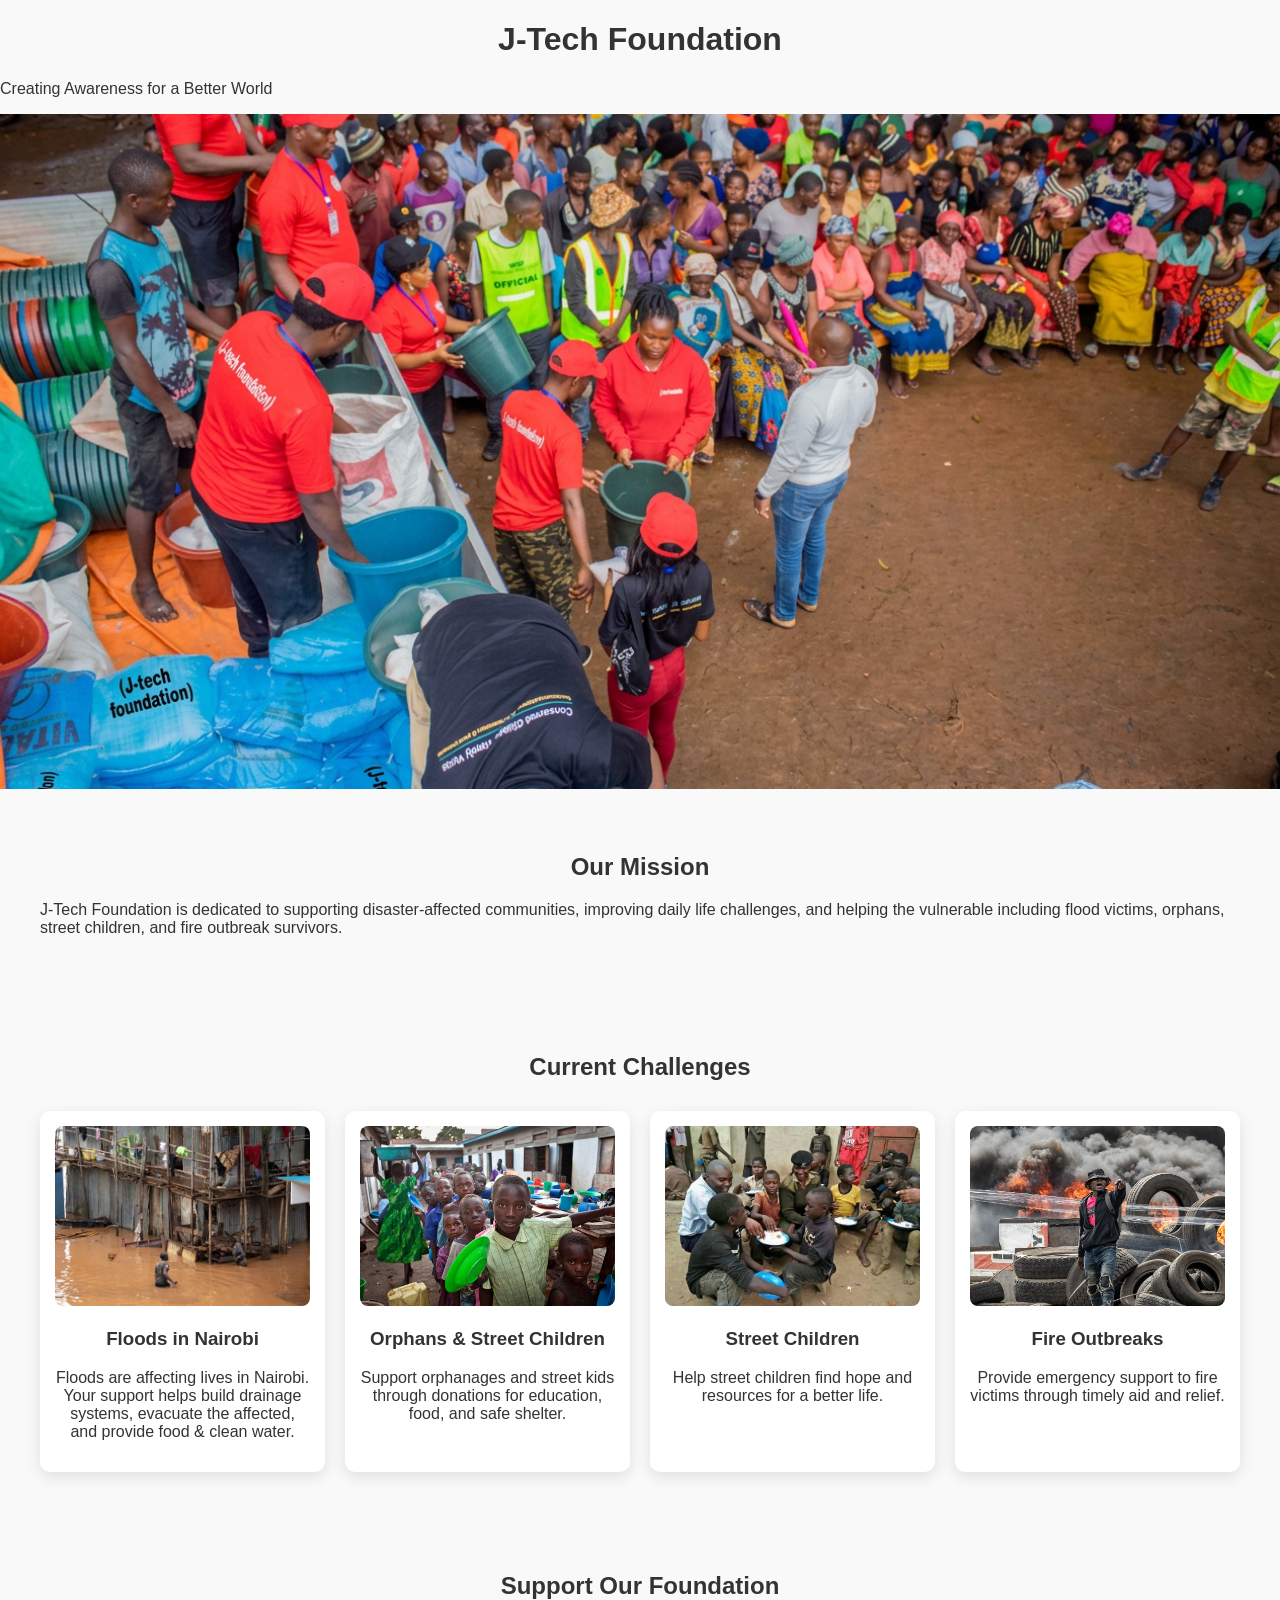
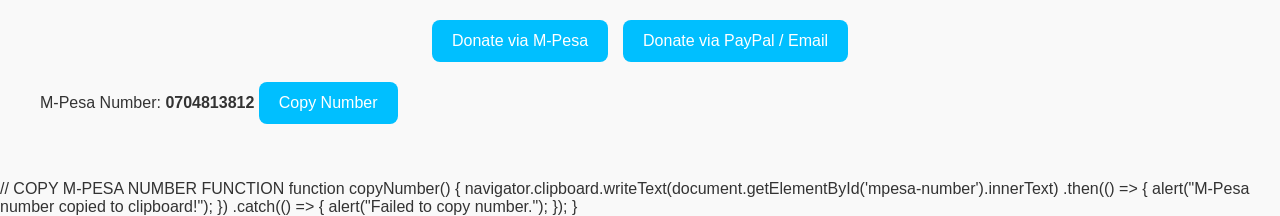
<file: index.html>
<!DOCTYPE html>
<html lang="en">
<head>
  <meta charset="UTF-8">
  <meta name="viewport" content="width=device-width, initial-scale=1.0">
  <title>J-Tech Foundation</title>
  <link rel="stylesheet" href="style.css">
</head>
<body>

<!-- HERO SECTION -->
<header>
  <h1>J-Tech Foundation</h1>
  <p>Creating Awareness for a Better World</p>
  <img src="images/hero.png" alt="J-Tech Foundation Hero Image" class="hero-img">
</header>

<!-- MISSION SECTION -->
<section id="mission">
  <h2>Our Mission</h2>
  <p>
    J-Tech Foundation is dedicated to supporting disaster-affected communities, improving daily life challenges, 
    and helping the vulnerable including flood victims, orphans, street children, and fire outbreak survivors.
  </p>
</section>

<!-- DISASTER AWARENESS -->
<section id="disasters">
  <h2>Current Challenges</h2>
  <div class="disaster-grid">
    <div class="disaster-card">
      <img src="images/flood.jpg" alt="Floods in Nairobi">
      <h3>Floods in Nairobi</h3>
      <p>Floods are affecting lives in Nairobi. Your support helps build drainage systems, evacuate the affected, and provide food & clean water.</p>
    </div>
    <div class="disaster-card">
      <img src="images/orphans.jpg" alt="Orphans">
      <h3>Orphans & Street Children</h3>
      <p>Support orphanages and street kids through donations for education, food, and safe shelter.</p>
    </div>
    <div class="disaster-card">
      <img src="images/streetkids.jpg" alt="Street Kids">
      <h3>Street Children</h3>
      <p>Help street children find hope and resources for a better life.</p>
    </div>
    <div class="disaster-card">
      <img src="images/fire.jpg" alt="Fire Outbreaks">
      <h3>Fire Outbreaks</h3>
      <p>Provide emergency support to fire victims through timely aid and relief.</p>
    </div>
  </div>
</section>

<!-- DONATION SECTION -->
<section id="donate">
  <h2>Support Our Foundation</h2>
  <div class="donation-buttons">
    <!-- M-PESA BUTTON -->
    <button onclick="showMpesaPopup()">Donate via M-Pesa</button>

    <!-- PAYPAL / EMAIL BUTTON -->
    <a href="mailto:jnzau48@gmail.com?subject=Donation%20to%20J-Tech%20Foundation" target="_blank">
      <button>Donate via PayPal / Email</button>
    </a>
  </div>

  <!-- SHOW M-PESA NUMBER -->
  <p>M-Pesa Number: <span id="mpesa-number">0704813812</span> 
    <button onclick="copyNumber()">Copy Number</button>
  </p>
</section>

<!-- M-PESA POPUP -->
<div id="mpesa-popup">
  <h3>M-Pesa Donation</h3>
  <input type="text" id="mpesa-phone" placeholder="Enter phone number">
  <input type="number" id="mpesa-amount" placeholder="Amount KES">
  <div class="popup-buttons">
    <button onclick="submitMpesa()">Submit</button>
    <button onclick="closeMpesaPopup()">Cancel</button>
  </div>
</div>

<script>
function showMpesaPopup() {
  const popup = document.getElementById('mpesa-popup');
  popup.style.display = 'block';
  setTimeout(() => popup.classList.add('show'), 10); // smooth popup animation
}

function closeMpesaPopup() {
  const popup = document.getElementById('mpesa-popup');
  popup.classList.remove('show');
  setTimeout(() => popup.style.display = 'none', 300); // wait for animation
}

function submitMpesa() {
  let phone = document.getElementById('mpesa-phone').value;
  let amount = document.getElementById('mpesa-amount').value;
  if(phone && amount) {
    alert('Donation request sent for ' + phone + ' of KES ' + amount + '.\n(This is a placeholder; real payment requires Safaricom API integration.)');
    closeMpesaPopup();
  } else {
    alert('Please enter both phone number and amount.');
  }
}

// COPY M-PESA NUMBER FUNCTION
function copyNumber() {
  navigator.clipboard.writeText(document.getElementById('mpesa-number').innerText)
    .then(() => { alert("M-Pesa number copied to clipboard!"); })
    .catch(() => { alert("Failed to copy number."); });
}
</script>

// COPY M-PESA NUMBER FUNCTION
function copyNumber() {
  navigator.clipboard.writeText(document.getElementById('mpesa-number').innerText)
    .then(() => { alert("M-Pesa number copied to clipboard!"); })
    .catch(() => { alert("Failed to copy number."); });
}
</script>

</body>
</html>
</file>
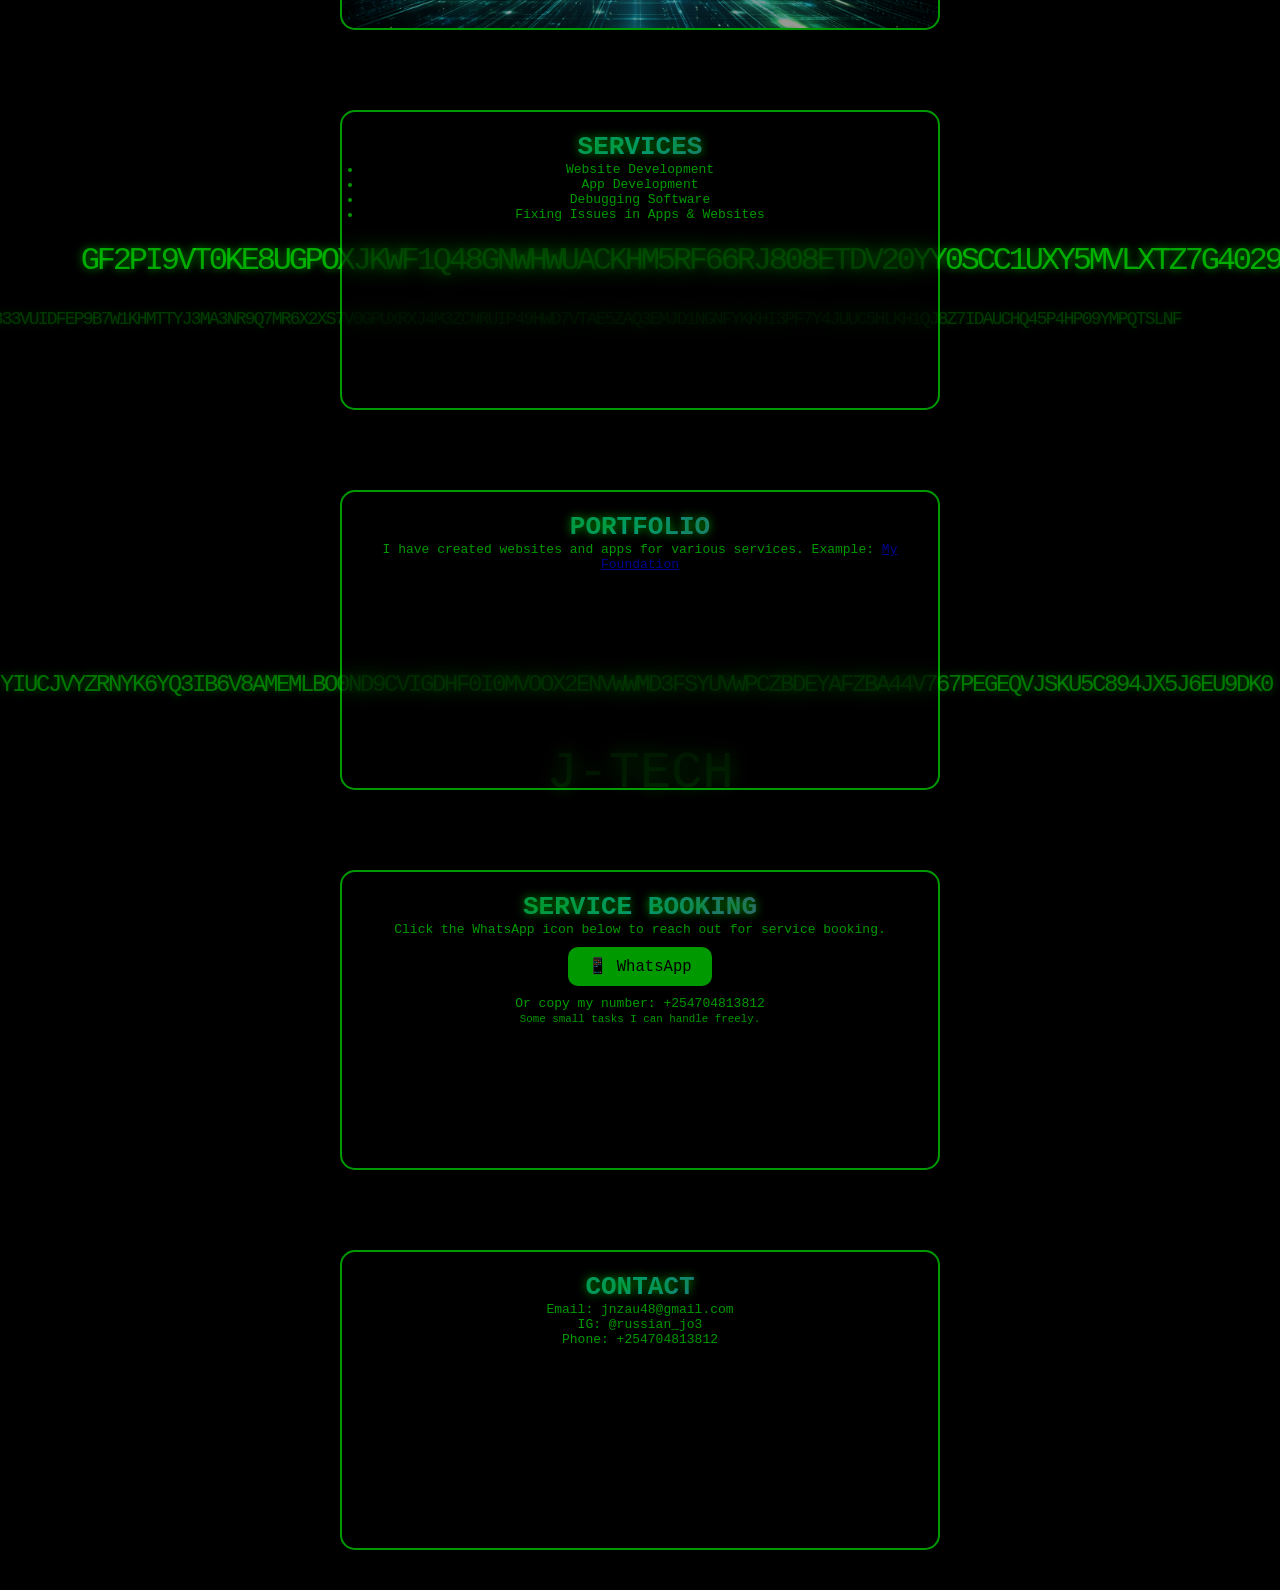
<file: j-tech-portfolio/index.html>
<!DOCTYPE html>
<html lang="en">
<head>
  <meta charset="UTF-8">
  <meta name="viewport" content="width=device-width, initial-scale=1.0">
  <title>J-TECH Portfolio</title>
  <link rel="stylesheet" href="css/style.css">
</head>
<body>

  <!-- Matrix canvas -->
  <canvas id="matrix-canvas"></canvas>

  <!-- Far-wall logo -->
  <div id="far-wall-logo">J-TECH</div>

  <!-- Panels container -->
  <div class="panels-container">

    <!-- Panel 1: Welcome -->
    <div class="panel" id="panel1">
      <h1>WELCOME TO J-TECH</h1>
      <div class="subtitle">Your digital solution corridor</div>
    </div>

    <!-- Panel 2: About -->
    <div class="panel" id="panel2">
      <h1>SOFTWARE DEVELOPMENT SERVICES</h1>
      <p>Providing high-quality websites, apps, and software solutions.</p>
    </div>

    <!-- Panel 3: Services -->
    <div class="panel" id="panel3">
      <h1>SERVICES</h1>
      <ul>
        <li class="service-item">Website Development</li>
        <li class="service-item">App Development</li>
        <li class="service-item">Debugging Software</li>
        <li class="service-item">Fixing Issues in Apps & Websites</li>
      </ul>
    </div>

    <!-- Panel 4: Portfolio -->
    <div class="panel" id="panel4">
      <h1>PORTFOLIO</h1>
      <p>I have created websites and apps for various services. Example: <a href="https://jnzau48-source.github.io" target="_blank">My Foundation</a></p>
    </div>

    <!-- Panel 5: Service Provision -->
    <div class="panel" id="panel5">
      <h1>SERVICE BOOKING</h1>
      <p>Click the WhatsApp icon below to reach out for service booking.</p>
      <button id="whatsapp-btn">📱 WhatsApp</button>
      <p>Or copy my number: <span id="whatsapp-number">+254704813812</span></p>
      <small>Some small tasks I can handle freely.</small>
    </div>

    <!-- Panel 6: Contact -->
    <div class="panel" id="panel6">
      <h1>CONTACT</h1>
      <p>Email: jnzau48@gmail.com</p>
      <p>IG: @russian_jo3</p>
      <p>Phone: +254704813812</p>
    </div>

  </div>

  <script src="js/matrix.js"></script>
</body>
</html>
</file>
<file: style.css>
body {
  font-family: 'Arial', sans-serif;
  margin: 0;
  padding: 0;
  background: #f9f9f9;
  color: #333;
  scroll-behavior: smooth;
}

/* HERO IMAGE */
.hero-img {
  width: 100%;
  height: 75vh;
  object-fit: cover;
}

/* SECTIONS */
section {
  padding: 40px 20px;
  max-width: 1200px;
  margin: 0 auto;
}

/* HEADINGS */
h1, h2, h3 {
  text-align: center;
}

/* DISASTER GRID */
.disaster-grid {
  display: grid;
  grid-template-columns: repeat(auto-fit, minmax(250px, 1fr));
  gap: 20px;
  margin-top: 30px;
}

.disaster-card {
  background: #fff;
  color: #333;
  padding: 15px;
  border-radius: 10px;
  box-shadow: 0 5px 15px rgba(0,0,0,0.1);
  text-align: center;
}

.disaster-card img {
  width: 100%;
  border-radius: 8px;
  height: 180px;
  object-fit: cover;
}

/* DONATION BUTTONS */
.donation-buttons {
  display: flex;
  justify-content: center;
  gap: 15px;
  margin-bottom: 20px;
}

button {
  padding: 12px 20px;
  background: #00bfff;
  color: #fff;
  border: none;
  border-radius: 8px;
  cursor: pointer;
  font-size: 1em;
  transition: all 0.3s ease;
}

button:hover {
  background: #009acd;
}

/* M-PESA POPUP */
#mpesa-popup {
  display: none; /* hidden by default */
  position: fixed;
  top: 50%;
  left: 50%;
  transform: translate(-50%, -50%) scale(0.8);
  background: #fff;
  color: #333;
  border-radius: 15px;
  padding: 30px;
  width: 90%;
  max-width: 400px;
  box-shadow: 0 10px 25px rgba(0,0,0,0.2);
  z-index: 999;
  opacity: 0;
  transition: all 0.3s ease;
}

#mpesa-popup.show {
  opacity: 1;
  transform: translate(-50%, -50%) scale(1);
}

#mpesa-popup input {
  width: 100%;
  padding: 10px;
  margin: 8px 0;
  border-radius: 8px;
  border: 1px solid #ccc;
  font-size: 1em;
}

.popup-buttons {
  display: flex;
  justify-content: space-between;
  margin-top: 15px;
}

.popup-buttons button {
  flex: 1;
  margin: 0 5px;
}

/* COPY NUMBER BUTTON */
#mpesa-number {
  font-weight: bold;
}
</file>
<file: j-tech-portfolio/css/style.css>
/* Reset & body */
* { margin:0; padding:0; box-sizing:border-box; font-family: monospace; }
body, html { width:100%; height:100%; overflow:hidden; background:black; color:#00ff00; }

/* Matrix canvas */
#matrix-canvas { position:fixed; top:0; left:0; width:100%; height:100%; z-index:1; }

/* Panels container */
.panels-container {
  position:absolute;
  top:50%; left:50%;
  transform:translate(-50%, -50%);
  display:flex; flex-direction:column; align-items:center;
  perspective:1200px;
  z-index:2;
}

/* Panels */
.panel {
  width:80vw; max-width:600px; height:300px;
  background: rgba(0,0,0,0.6);
  border:2px solid #00ff00;
  border-radius:15px;
  backdrop-filter: blur(10px);
  margin:40px 0; padding:20px; text-align:center;
  color:#00ff00; opacity:0.6;
  transform-style: preserve-3d;
  transition: transform 0.8s ease, opacity 0.8s ease;
}

/* Active panel */
.panel.active {
  opacity:1;
  transform: scale(1.1) translateZ(50px) rotateX(5deg);
  border-color:#00ffff;
  box-shadow:0 0 20px #00ffff;
}

/* Panel headings */
.panel h1 {
  font-size:2em;
  background: linear-gradient(90deg, #00ff00, #00ffff, #ff00ff);
  -webkit-background-clip:text;
  -webkit-text-fill-color:transparent;
  text-shadow: 0 0 10px #00ff00;
}

/* Panel 1 subtitle */
.subtitle { font-size:1.2em; color:#00ffff; }

/* Panel 2 background */
#panel2 {
  background-image: url('../assets/panel2_bg.png');
  background-size: cover; background-position: center; background-repeat: n
o-repeat;
}

/* Far-wall J-TECH logo */
#far-wall-logo {
  position: fixed; bottom:10%; left:50%; transform: translateX(-50%) scale(0.8);
  font-size:5em; color:#00ff00; opacity:0.3; z-index:0;
  text-shadow:0 0 20px #00ff00; transition: transform 0.8s ease, opacity 0.8s ease;
}

/* Panel 3 services hover */
.service-item { transition: transform 0.3s ease, color 0.3s ease; cursor:pointer; }
.service-item:hover { transform: scale(1.1); color:#00ffff; }

/* WhatsApp button */
#whatsapp-btn {
  background:#00ff00; color:black; font-size:1.2em; border:none; padding:10px 20px;
  border-radius:10px; cursor:pointer; margin:10px;
  transition: transform 0.3s ease, box-shadow 0.3s ease;
}
#whatsapp-btn:hover { transform: scale(1.1); box-shadow:0 0 15px #00ffff; }
</file>
